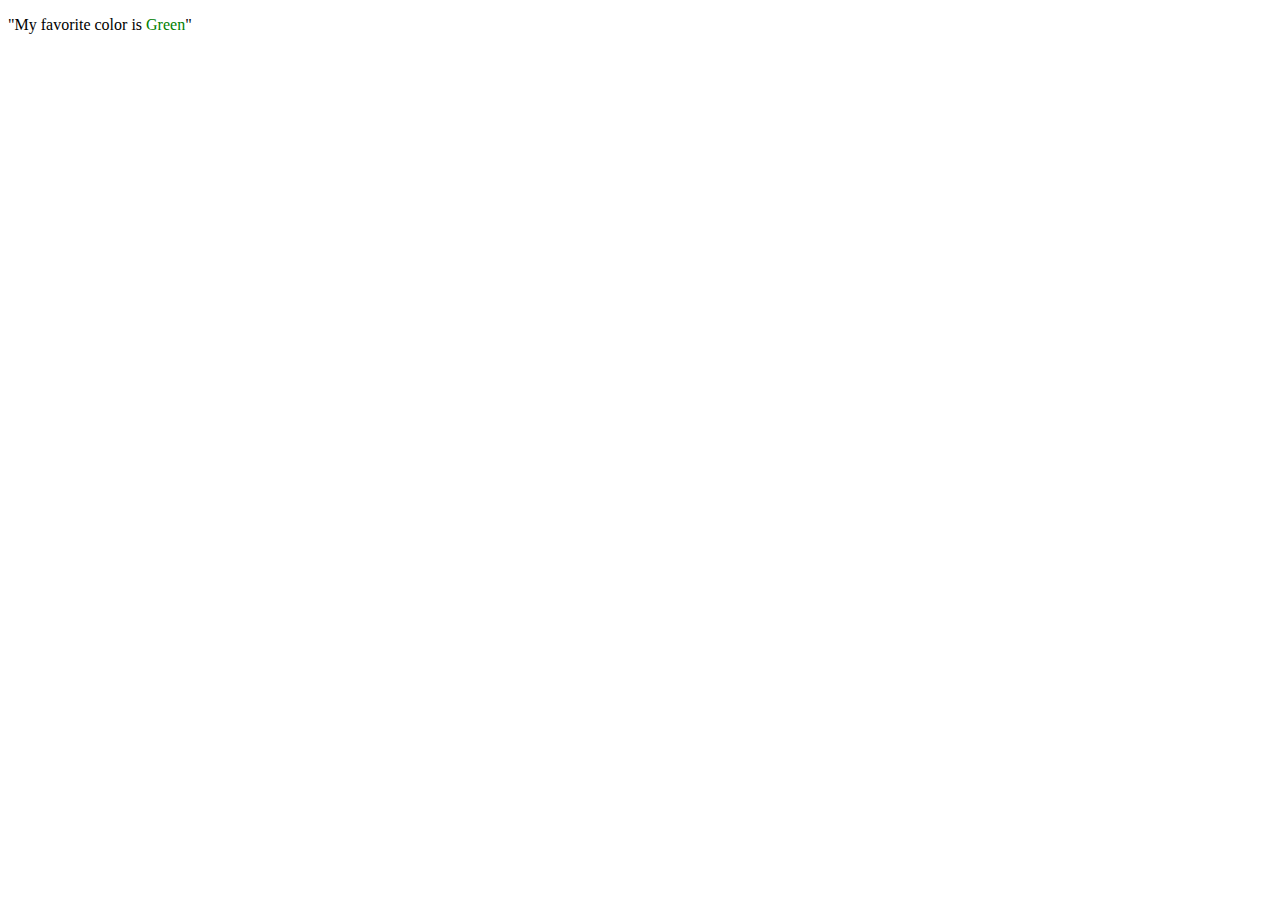
<file: assignment1/index.html>
<!DOCTYPE html>
<html lang="en">
<head>
    <meta charset="UTF-8">
    <meta http-equiv="X-UA-Compatible" content="IE=edge">
    <meta name="viewport" content="width=device-width, initial-scale=1.0">
    <title>Document</title>
    <link rel="stylesheet" href="./index.css">
</head>
<body>
    <p>"My favorite color is <span class="favorite-color">Green</span>"</p>
</body>
</html>
</file>
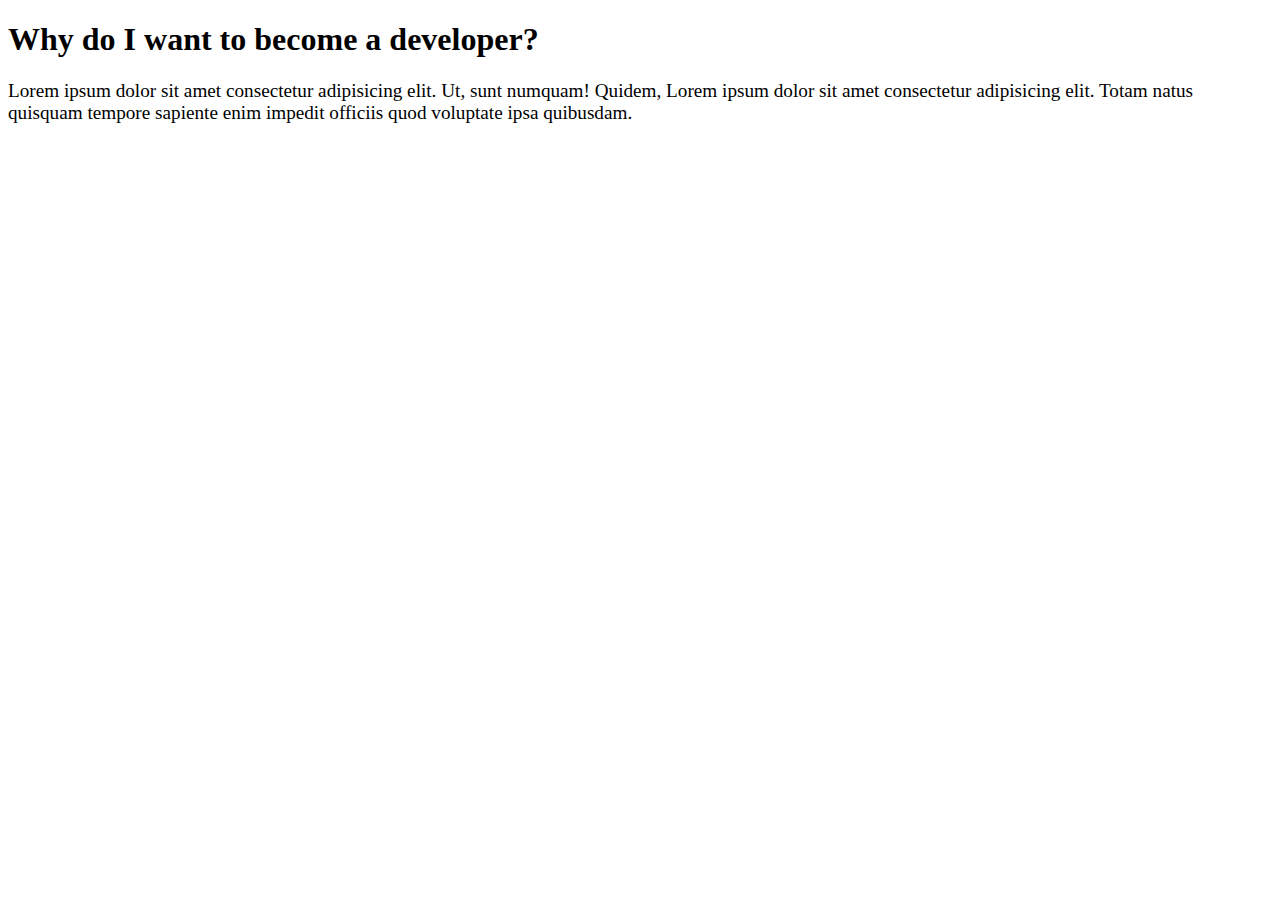
<file: assignment2/index.html>
<!DOCTYPE html>
<html lang="en">
<head>
    <meta charset="UTF-8">
    <meta http-equiv="X-UA-Compatible" content="IE=edge">
    <meta name="viewport" content="width=device-width, initial-scale=1.0">
    <title>Document</title>
    <link rel="stylesheet" href="./index.css">
</head>
<body>
    <h1>Why do I want to become a developer? </h1>
    <p class="para">Lorem ipsum dolor sit amet consectetur adipisicing elit. Ut, sunt numquam! Quidem, Lorem ipsum dolor sit amet consectetur adipisicing elit. Totam natus quisquam tempore sapiente enim impedit officiis quod voluptate ipsa quibusdam.</p>
</body>
</html>
</file>
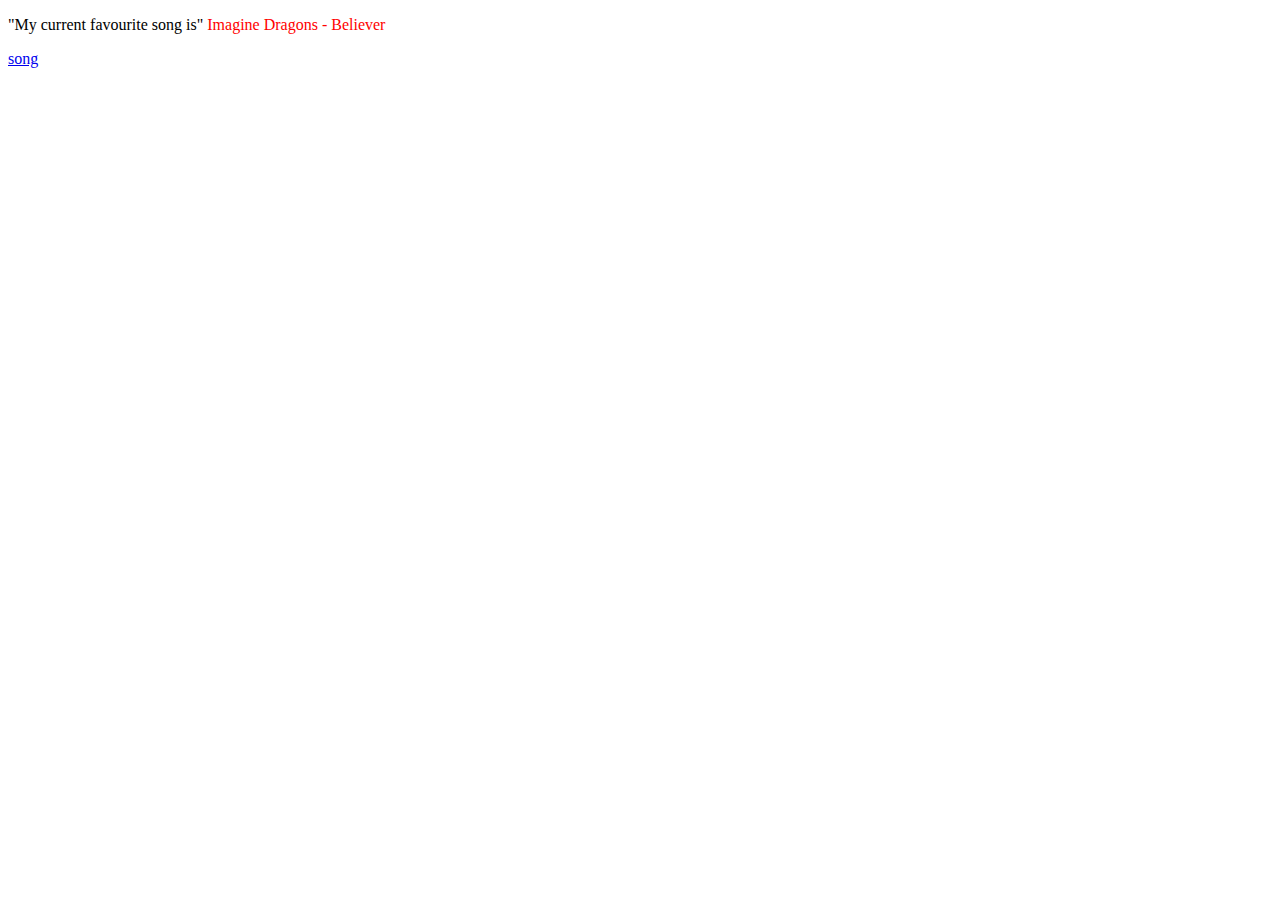
<file: assignment3/index.html>
<!DOCTYPE html>
<html lang="en">
<head>
    <meta charset="UTF-8">
    <meta http-equiv="X-UA-Compatible" content="IE=edge">
    <meta name="viewport" content="width=device-width, initial-scale=1.0">
    <title>Document</title>
    <link rel="stylesheet" href="./index.css">
</head>
<body>
    <div>
        <p>"My current favourite song is" <span class="songname">Imagine Dragons - Believer</span></p>
        <a href="https://youtu.be/W0DM5lcj6mw">song</a>
    </div>
</body>
</html>
</file>
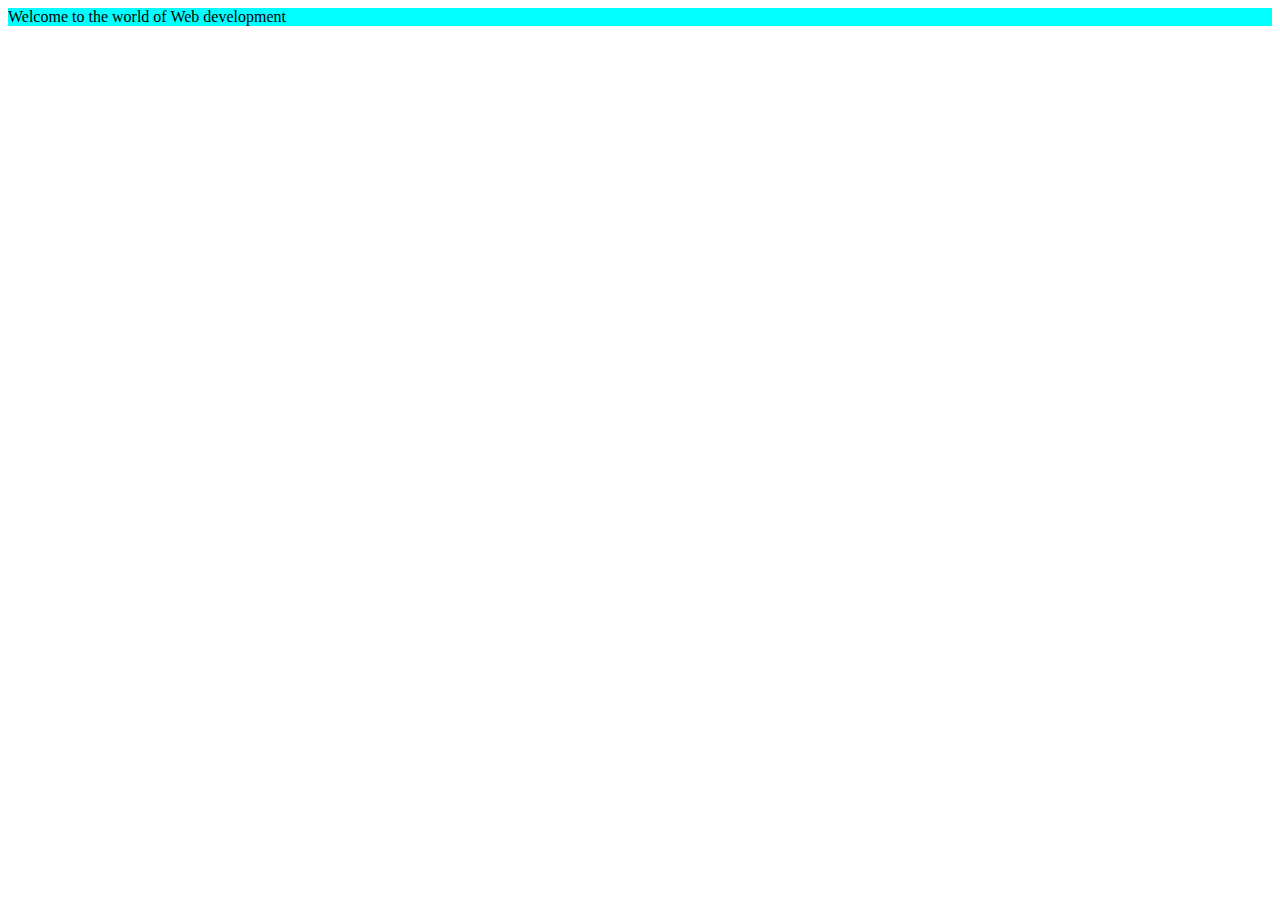
<file: assignment4/index.html>
<!DOCTYPE html>
<html lang="en">
<head>
    <meta charset="UTF-8">
    <meta http-equiv="X-UA-Compatible" content="IE=edge">
    <meta name="viewport" content="width=device-width, initial-scale=1.0">
    <title>Assigment4</title>
    <link rel="stylesheet" href="./index.css">
</head>
<body>
    <div id="text">Welcome to the world of Web development</div>
</body>
</html>
</file>
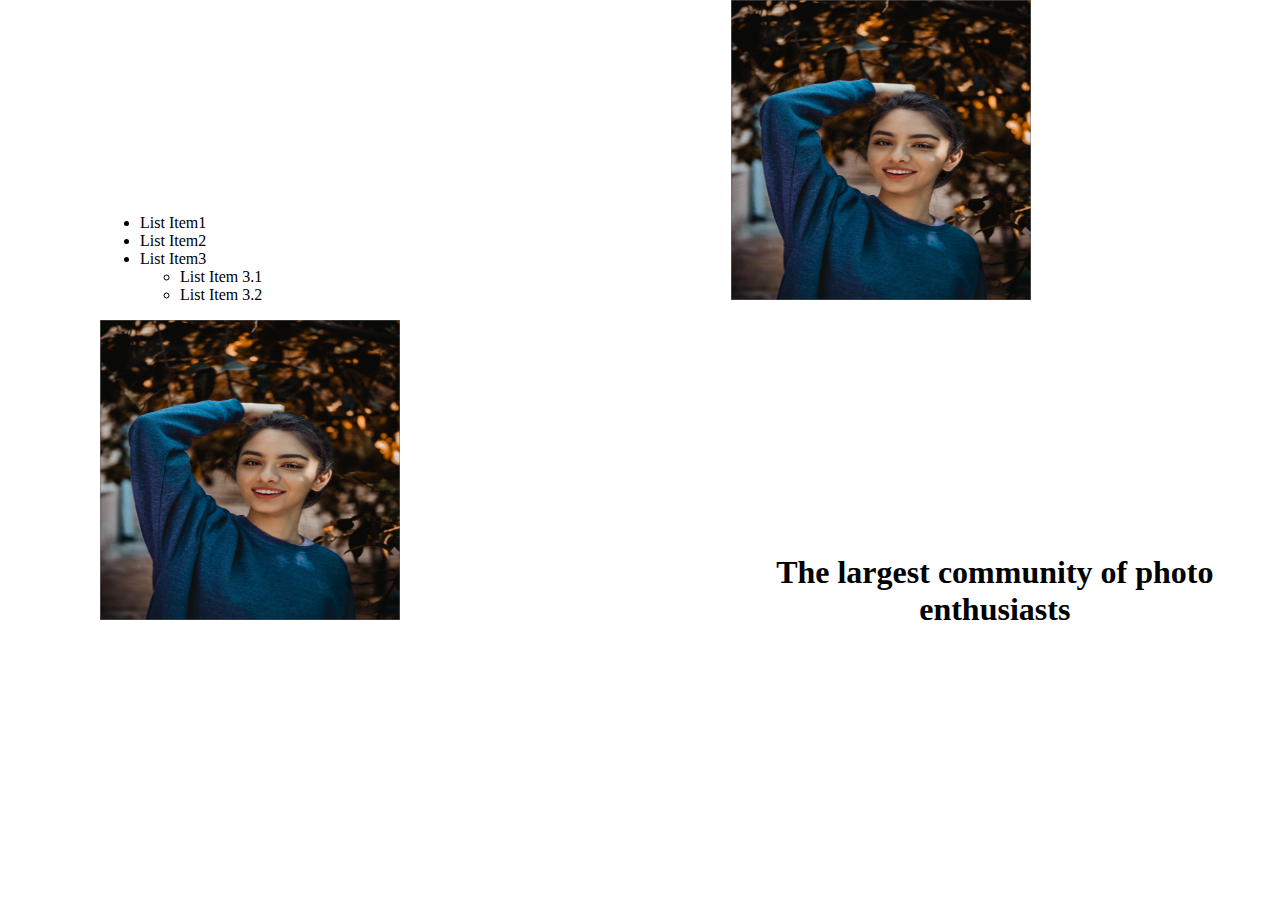
<file: assignment5/index.html>
<!DOCTYPE html>
<html lang="en">

<head>
    <meta charset="UTF-8">
    <meta http-equiv="X-UA-Compatible" content="IE=edge">
    <meta name="viewport" content="width=device-width, initial-scale=1.0">
    <title>Assignment5</title>
    <link rel="stylesheet" href="./index.css">
</head>

<body>
    <div class="container">
        <div class="row">
            <div class="col">
                <ul>
                    <li>List Item1</li>
                    <li>List Item2</li>
                    <li>List Item3</li>
                    <ul>
                        <li>List Item 3.1</li>
                        <li>List Item 3.2</li>
                    </ul>
                </ul>
            </div>
            <div class="col img"><img src="./Rectangle 41.png" width="200" height="200" alt="img" ></div>
        </div>
        <div class="row">
            <div class="col img"><img src="./Rectangle 41.png" width="200" height="200" alt="img"  ></div>
            <div class="col">
                <h1 class="heading">The largest community of photo enthusiasts</h1>
            </div>
        </div>
    </div>

</body>

</html>
</file>
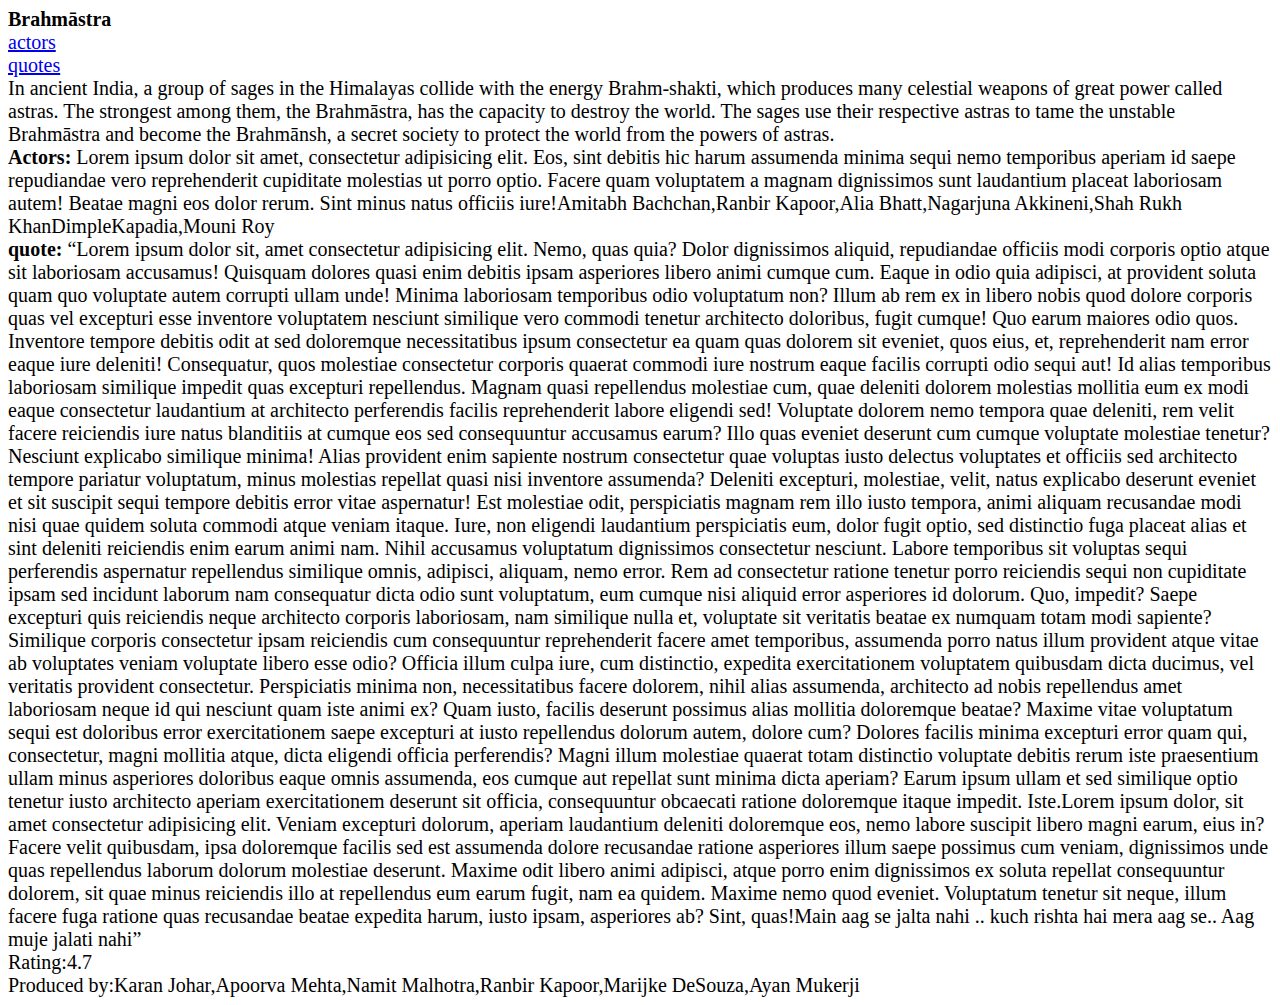
<file: assignment6/index.html>
<!DOCTYPE html>
<html lang="en">
<head>
    <meta charset="UTF-8">
    <meta http-equiv="X-UA-Compatible" content="IE=edge">
    <meta name="viewport" content="width=device-width, initial-scale=1.0">
    <title>Document</title>
    <link rel="stylesheet" href="./index.css">
</head>
<body>
    <div class="container">
        <header>Brahmāstra</header>
        <nav id="nav-actor"><a href="#actor" >actors</a></nav>
        <nav id="nav-quote"><a href="#quote" >quotes</a></nav>
        <summary>In ancient India, a group of sages in the Himalayas collide with the energy Brahm-shakti, which produces many celestial weapons of great power called astras. The strongest among them, the Brahmāstra, has the capacity to destroy the world. The sages use their respective astras to tame the unstable Brahmāstra and become the Brahmānsh, a secret society to protect the world from the powers of astras.</summary>
        <section id="actor"><span class="actor">Actors: </span>Lorem ipsum dolor sit amet, consectetur adipisicing elit. Eos, sint debitis hic harum assumenda minima sequi nemo temporibus aperiam id saepe repudiandae vero reprehenderit cupiditate molestias ut porro optio. Facere quam voluptatem a magnam dignissimos sunt laudantium placeat laboriosam autem! Beatae magni eos dolor rerum. Sint minus natus officiis iure!Amitabh Bachchan,Ranbir Kapoor,Alia Bhatt,Nagarjuna Akkineni,Shah Rukh KhanDimpleKapadia,Mouni Roy</section>

        <section id="quote"><span class="quote">quote: </span> “Lorem ipsum dolor sit, amet consectetur adipisicing elit. Nemo, quas quia? Dolor dignissimos aliquid, repudiandae officiis modi corporis optio atque sit laboriosam accusamus! Quisquam dolores quasi enim debitis ipsam asperiores libero animi cumque cum. Eaque in odio quia adipisci, at provident soluta quam quo voluptate autem corrupti ullam unde! Minima laboriosam temporibus odio voluptatum non? Illum ab rem ex in libero nobis quod dolore corporis quas vel excepturi esse inventore voluptatem nesciunt similique vero commodi tenetur architecto doloribus, fugit cumque! Quo earum maiores odio quos. Inventore tempore debitis odit at sed doloremque necessitatibus ipsum consectetur ea quam quas dolorem sit eveniet, quos eius, et, reprehenderit nam error eaque iure deleniti! Consequatur, quos molestiae consectetur corporis quaerat commodi iure nostrum eaque facilis corrupti odio sequi aut! Id alias temporibus laboriosam similique impedit quas excepturi repellendus. Magnam quasi repellendus molestiae cum, quae deleniti dolorem molestias mollitia eum ex modi eaque consectetur laudantium at architecto perferendis facilis reprehenderit labore eligendi sed! Voluptate dolorem nemo tempora quae deleniti, rem velit facere reiciendis iure natus blanditiis at cumque eos sed consequuntur accusamus earum? Illo quas eveniet deserunt cum cumque voluptate molestiae tenetur? Nesciunt explicabo similique minima! Alias provident enim sapiente nostrum consectetur quae voluptas iusto delectus voluptates et officiis sed architecto tempore pariatur voluptatum, minus molestias repellat quasi nisi inventore assumenda? Deleniti excepturi, molestiae, velit, natus explicabo deserunt eveniet et sit suscipit sequi tempore debitis error vitae aspernatur! Est molestiae odit, perspiciatis magnam rem illo iusto tempora, animi aliquam recusandae modi nisi quae quidem soluta commodi atque veniam itaque. Iure, non eligendi laudantium perspiciatis eum, dolor fugit optio, sed distinctio fuga placeat alias et sint deleniti reiciendis enim earum animi nam. Nihil accusamus voluptatum dignissimos consectetur nesciunt. Labore temporibus sit voluptas sequi perferendis aspernatur repellendus similique omnis, adipisci, aliquam, nemo error. Rem ad consectetur ratione tenetur porro reiciendis sequi non cupiditate ipsam sed incidunt laborum nam consequatur dicta odio sunt voluptatum, eum cumque nisi aliquid error asperiores id dolorum. Quo, impedit? Saepe excepturi quis reiciendis neque architecto corporis laboriosam, nam similique nulla et, voluptate sit veritatis beatae ex numquam totam modi sapiente? Similique corporis consectetur ipsam reiciendis cum consequuntur reprehenderit facere amet temporibus, assumenda porro natus illum provident atque vitae ab voluptates veniam voluptate libero esse odio? Officia illum culpa iure, cum distinctio, expedita exercitationem voluptatem quibusdam dicta ducimus, vel veritatis provident consectetur. Perspiciatis minima non, necessitatibus facere dolorem, nihil alias assumenda, architecto ad nobis repellendus amet laboriosam neque id qui nesciunt quam iste animi ex? Quam iusto, facilis deserunt possimus alias mollitia doloremque beatae? Maxime vitae voluptatum sequi est doloribus error exercitationem saepe excepturi at iusto repellendus dolorum autem, dolore cum? Dolores facilis minima excepturi error quam qui, consectetur, magni mollitia atque, dicta eligendi officia perferendis? Magni illum molestiae quaerat totam distinctio voluptate debitis rerum iste praesentium ullam minus asperiores doloribus eaque omnis assumenda, eos cumque aut repellat sunt minima dicta aperiam? Earum ipsum ullam et sed similique optio tenetur iusto architecto aperiam exercitationem deserunt sit officia, consequuntur obcaecati ratione doloremque itaque impedit. Iste.Lorem ipsum dolor, sit amet consectetur adipisicing elit. Veniam excepturi dolorum, aperiam laudantium deleniti doloremque eos, nemo labore suscipit libero magni earum, eius in? Facere velit quibusdam, ipsa doloremque facilis sed est assumenda dolore recusandae ratione asperiores illum saepe possimus cum veniam, dignissimos unde quas repellendus laborum dolorum molestiae deserunt. Maxime odit libero animi adipisci, atque porro enim dignissimos ex soluta repellat consequuntur dolorem, sit quae minus reiciendis illo at repellendus eum earum fugit, nam ea quidem. Maxime nemo quod eveniet. Voluptatum tenetur sit neque, illum facere fuga ratione quas recusandae beatae expedita harum, iusto ipsam, asperiores ab? Sint, quas!Main aag se jalta nahi .. kuch rishta hai mera aag se.. Aag muje jalati nahi” </section>
        <aside>Rating:4.7</aside>
        <footer>Produced by:Karan Johar,Apoorva Mehta,Namit Malhotra,Ranbir Kapoor,Marijke DeSouza,Ayan Mukerji</footer>
    </div>
</body>
</html>
</file>
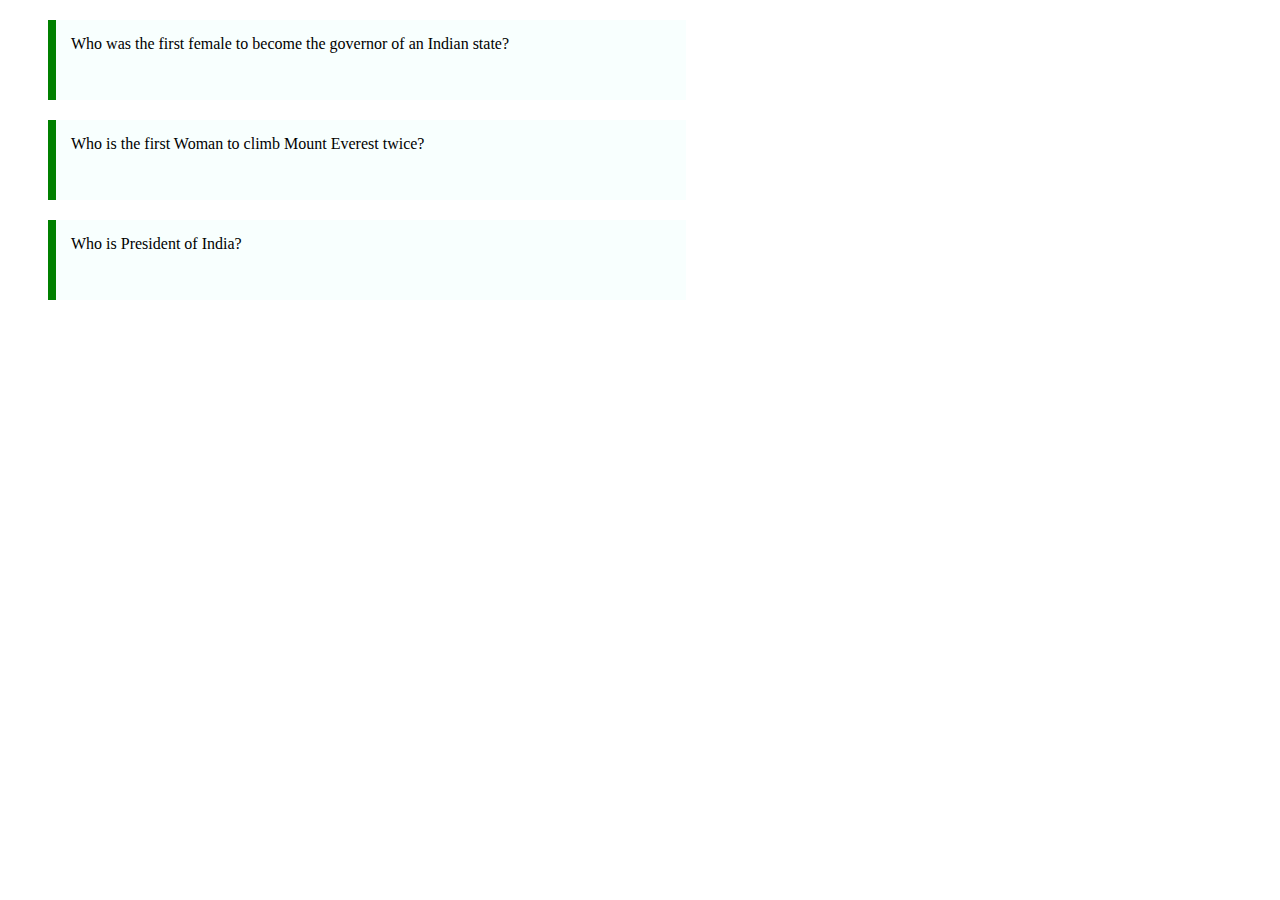
<file: assignment7/index.html>
<!DOCTYPE html>
<html lang="en">
<head>
    <meta charset="UTF-8">
    <meta http-equiv="X-UA-Compatible" content="IE=edge">
    <meta name="viewport" content="width=device-width, initial-scale=1.0">
    <title>Document</title>
    <link rel="stylesheet" href="./index.css">
</head>
<body>
    <blockquote>
        <p class="questions"> Who was the first female to become the governor of an Indian state?</p>
    </blockquote>
    <blockquote>
        <p class="questions">Who is the first Woman to climb Mount Everest twice?</p>
    </blockquote>
    <blockquote>
        <p class="questions">Who is President of India?</p>
    </blockquote>
</body>
</html>
</file>
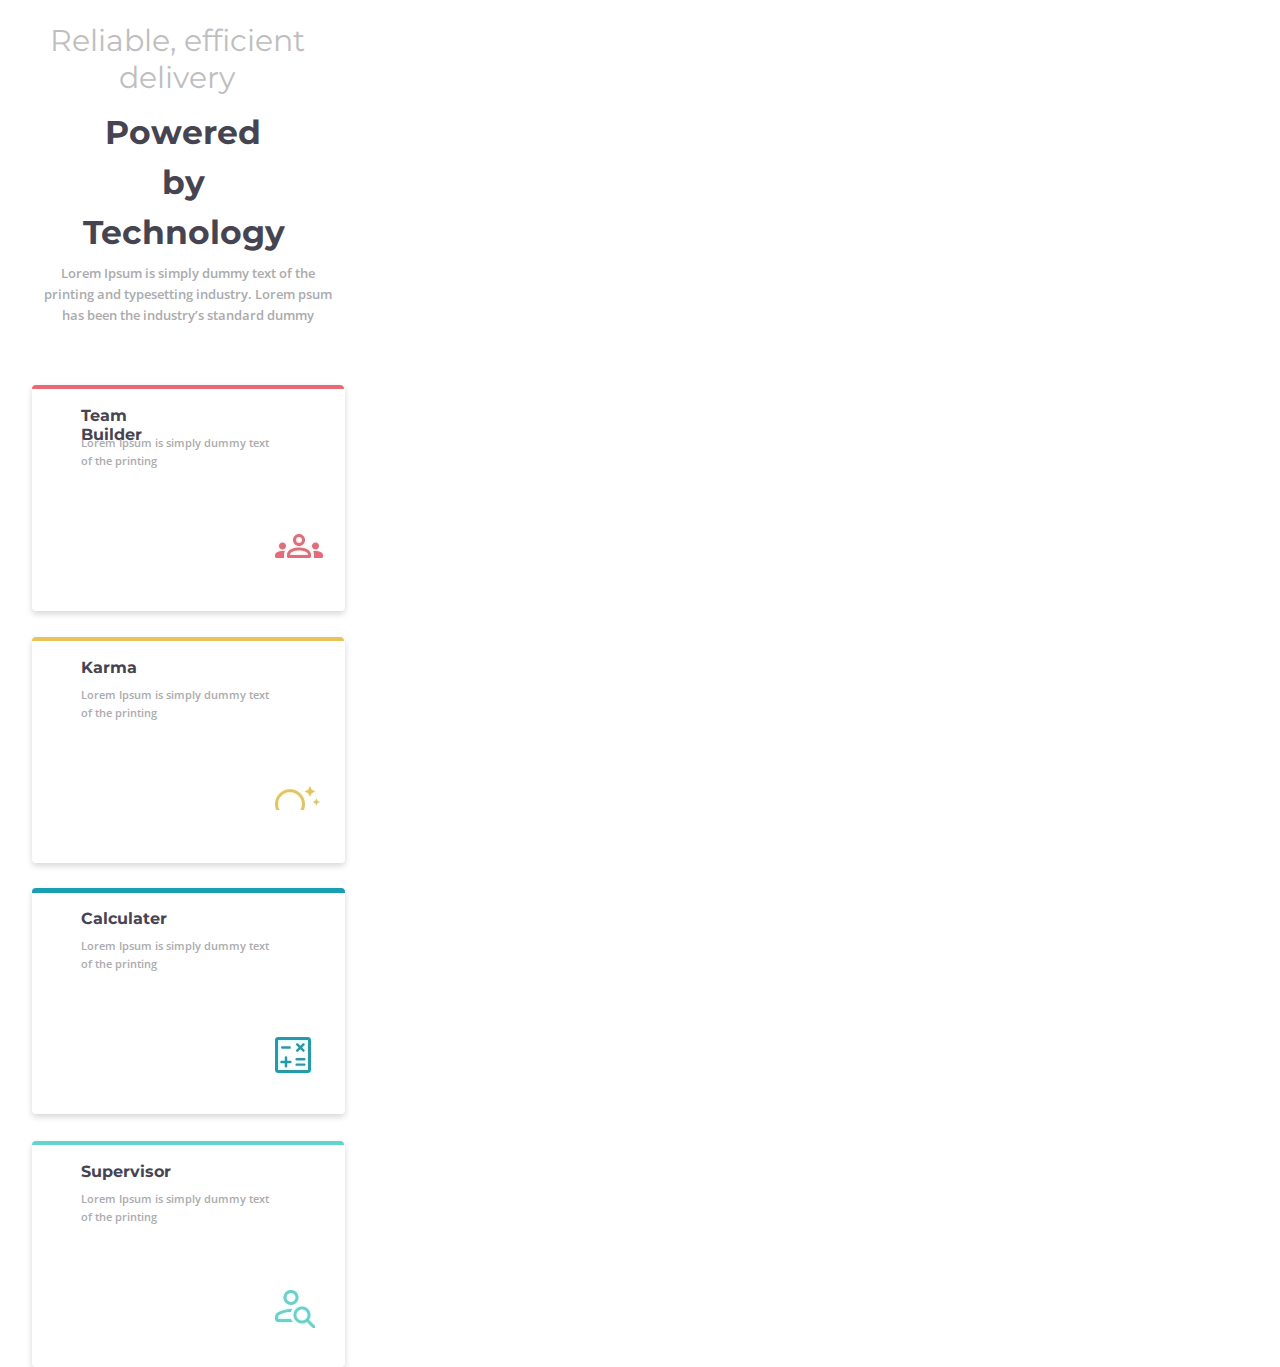
<file: cards/index.html>
<!DOCTYPE html>
<html lang="en">

<head>
    <meta charset="UTF-8">
    <meta http-equiv="X-UA-Compatible" content="IE=edge">
    <meta name="viewport" content="width=device-width, initial-scale=1.0">
    <title>Document</title>
    <link rel="preconnect" href="https://fonts.googleapis.com">
    <link rel="preconnect" href="https://fonts.gstatic.com" crossorigin>
    <link
        href="https://fonts.googleapis.com/css2?family=Montserrat:wght@400;600;700&family=Open+Sans:ital,wght@0,400;0,700;1,600&display=swap"
        rel="stylesheet">
</head>
<link rel="stylesheet" href="./style.css">

<body>
    <div class="body">
        <div class="container">
            <div class="heading">Reliable, efficient delivery</div>
            <div class="heading-bold">Powered by Technology</div>
            <div class="content">Lorem Ipsum is simply dummy text of the printing and typesetting industry. Lorem psum has
                been the industry’s standard dummy</div>
        </div>
    
        <div class="box1">
            <span class="span1"></span>
            <h4>Team Builder</h4>
            <p class="box1-content">Lorem Ipsum is simply dummy text of the printing</p>
            <div class="team-builder-img"></div>
        </div>
        <div class="box2">
            <span class="span2"></span>
            <h4>Karma</h4>
            <p class="box2-content">Lorem Ipsum is simply dummy text of the printing</p>
            <div class="karma-img"></div>
        </div>
        <div class="box3">
            <span class="span3"></span>
            <h4>Calculater</h4>
            <p class="box3-content">Lorem Ipsum is simply dummy text of the printing</p>
            <div class="calc-img"></div>
        </div>
        <div class="box4">
            <span class="span4"></span>
            <h4> Supervisor</h4>
            <p class="box4-content">Lorem Ipsum is simply dummy text of the printing</p>
            <div class="sup-img"></div>
        </div>
    </div>
</body>

</html>
</file>
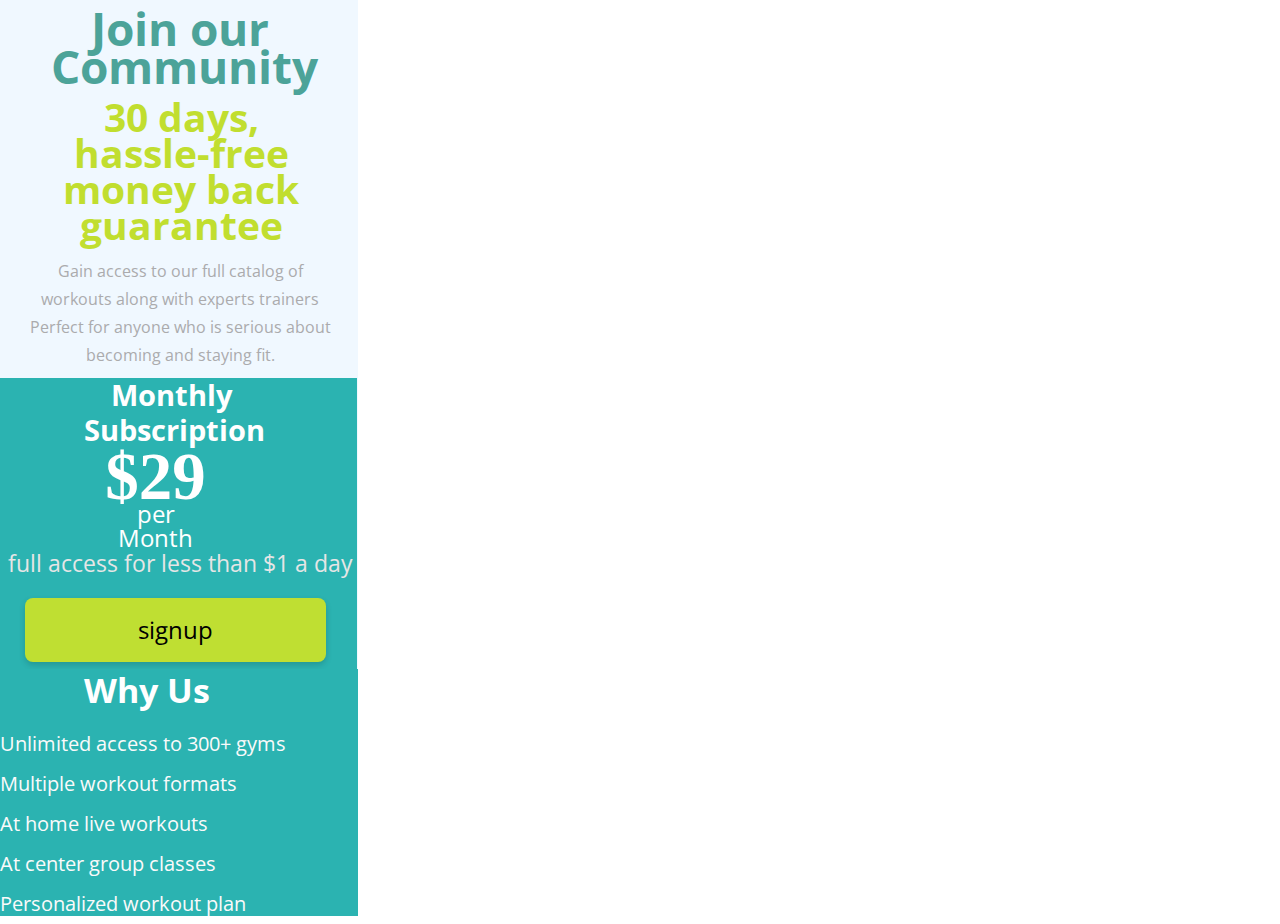
<file: fitness/index.html>
<!DOCTYPE html>
<html lang="en">

<head>
    <meta charset="UTF-8">
    <meta http-equiv="X-UA-Compatible" content="IE=edge">
    <meta name="viewport" content="width=device-width, initial-scale=1.0">
    <title>Document</title>
    <link rel="preconnect" href="https://fonts.googleapis.com">
<link rel="preconnect" href="https://fonts.gstatic.com" crossorigin>
<link href="https://fonts.googleapis.com/css2?family=Open+Sans:ital,wght@0,400;0,700;1,600&display=swap" rel="stylesheet">
    <link rel="stylesheet" href="./style.css">
</head>

<body>
    <div class="container">
        <div class="row1">
            <div class="row1-heading">
                <h1>Join our Community</h1>
            </div>
            <div class="row1-semiheading">
                <h2>30 days, hassle-free money back guarantee</h2>
            </div>
            <div class="row1-content">
                <p>Gain access to our full catalog of workouts along with experts trainers Perfect for anyone who is
                    serious about becoming and staying fit.</p>
            </div>
            <div>

            </div>
        </div>
        <div class="row2">
            <div class="row2-box1">
                <div class="row2-heading1">
                    <h3>Monthly Subscription</h3>
                </div>
                <div class="row2-box1-cont1"><span class="price">$29</span> per Month</div>
                <div class="row2-box1-cont2">full access for less than $1 a day</div>
            
            <div><button>signup</button></div>
            </div>
            <div class="row2-box2">
               <div class="row2-heading2"><h3>Why Us</h3></div>
             <div class="row2-box2-content">
                <ul>
                    <li>Unlimited access to 300+ gyms</li>
                    <li>Multiple workout formats</li>
                    <li>At home live workouts</li>
                    <li>At center group classes</li>
                    <li>Personalized workout plan</li>
                 </ul>
             </div>
            </div>
        </div>
    </div>
</body>

</html>
</file>
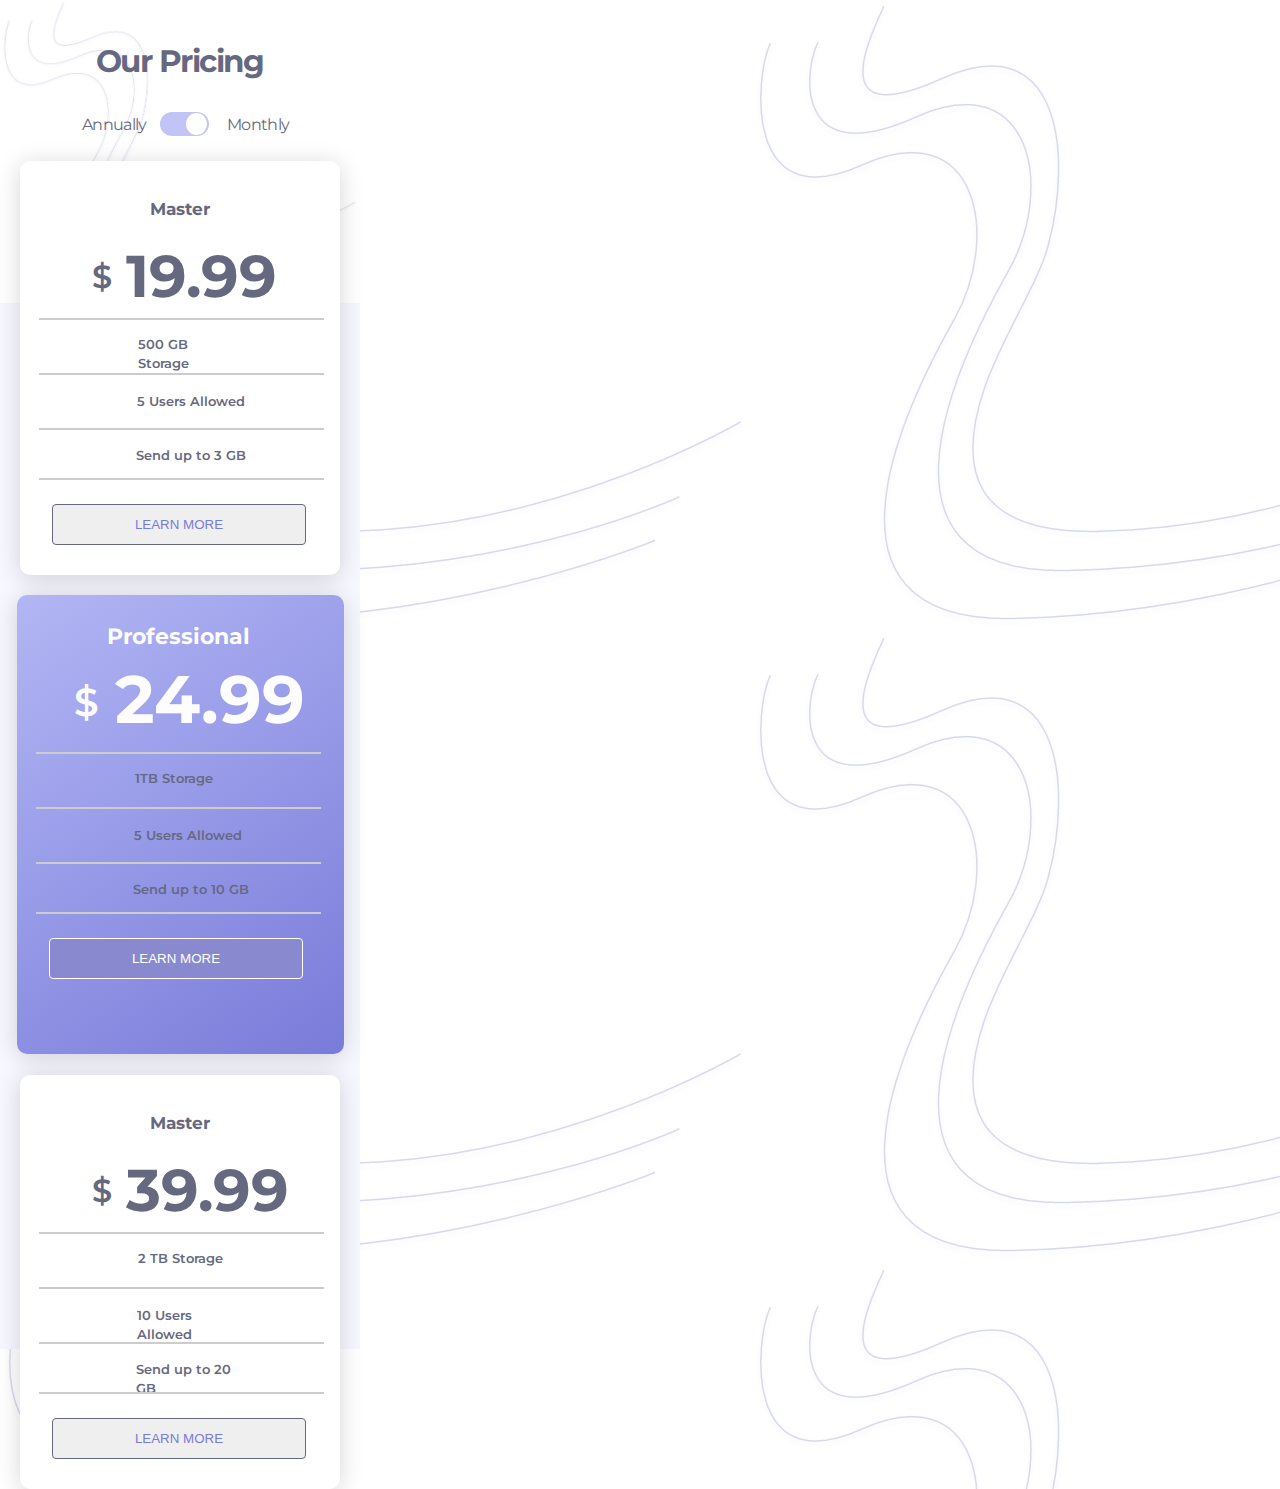
<file: pricing/index.html>
<!DOCTYPE html>
<html lang="en">

<head>
    <meta charset="UTF-8">
    <meta http-equiv="X-UA-Compatible" content="IE=edge">
    <meta name="viewport" content="width=device-width, initial-scale=1.0">
    <title>Document</title>
    <link rel="preconnect" href="https://fonts.googleapis.com"><link rel="preconnect" href="https://fonts.gstatic.com" crossorigin><link href="https://fonts.googleapis.com/css2?family=Montserrat:wght@500;600;700&display=swap" rel="stylesheet">
    <link rel="stylesheet" href="./style.css">
</head>

<body>
    <div class="container">
        <img src="./Group34.jpg" alt="img" class="image">
        <div class="heading">
            Our Pricing
        </div>
        <div class="flex1">
            <div class="item1">Annually</div>
            <div class="item2"><span class="circle"></span></div>
            <div class="item3">Monthly</div>
        </div>
        <div class="boxes">
            <div class="price-box1">
                <div class="box1-heading">Master</div>
                <div>
                    <span class="dollar1"> &dollar;</span>
                    <span class="money1">19.99</span>
                 </div>
    
                <span class="hr1"></span>
                <div class="box1-detail1">500 GB Storage</div>
                <span class="hr2"></span>
                <div class="box1-detail2">5 Users Allowed</div>
                <span class="hr3"></span>
                <div class="box1-detail3">Send up to 3 GB</div>
                <span class="hr4"></span>
                <button class="button">
                    LEARN MORE
                </button>
    
            </div>
            <div class="price-box2">
                <div class="box2-heading">
                    Professional
                </div>
                 <div class="price2">
                    <span class="dollar"> &dollar;</span>
                    <span class="money">24.99</span>
                 </div>
                 <span class="hr1"></span>
                 <div class="box1-detail1">1TB Storage</div>
                 <span class="hr2"></span>
                 <div class="box1-detail2">5 Users Allowed</div>
                 <span class="hr3"></span>
                 <div class="box1-detail3">Send up to 10 GB</div>
                 <span class="hr4"></span>
                 <button class="button btn">
                     LEARN MORE
                 </button>
            </div>
            <div class="price-box3">
                <div class="box3-heading">Master</div>
                <div>
                    <span class="dollar1"> &dollar;</span>
                    <span class="money1">39.99</span>
                 </div>
    
                <span class="hr1"></span>
                <div class="box3-detail1">2 TB Storage</div>
                <span class="hr2"></span>
                <div class="box3-detail2">10 Users Allowed</div>
                <span class="hr3"></span>
                <div class="box3-detail3">Send up to 20 GB</div>
                <span class="hr4"></span>
                <button class="button">
                    LEARN MORE
                </button>
    
            </div>
        </div>
</body>

</html>
</file>
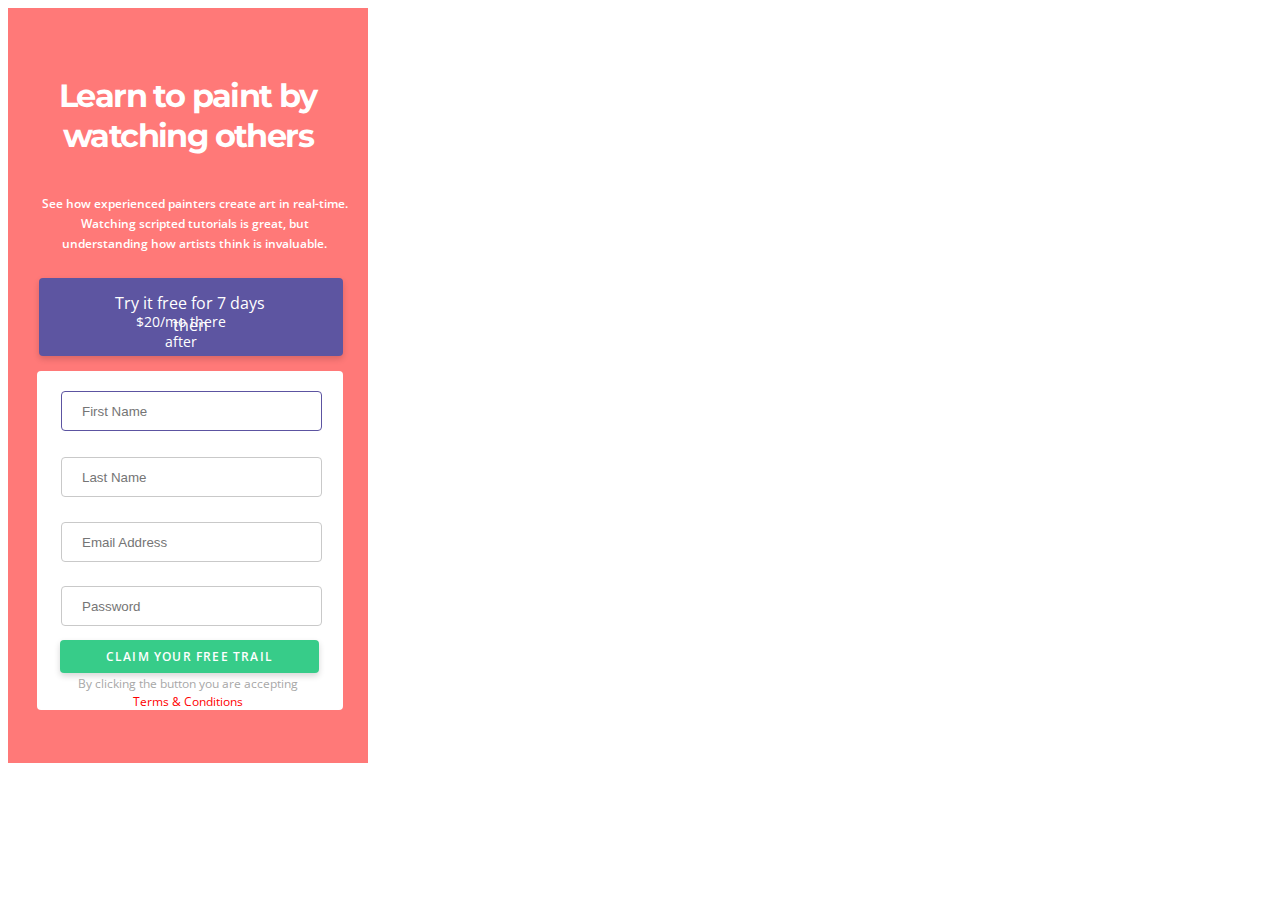
<file: signup/index.html>
<!DOCTYPE html>
<html lang="en">

<head>
    <meta charset="UTF-8">
    <meta http-equiv="X-UA-Compatible" content="IE=edge">
    <meta name="viewport" content="width=device-width, initial-scale=1.0">
    <title>Document</title>
    <link rel="preconnect" href="https://fonts.googleapis.com">
    <link rel="preconnect" href="https://fonts.gstatic.com" crossorigin>
    <link
        href="https://fonts.googleapis.com/css2?family=Montserrat:wght@700&family=Open+Sans:wght@400;600;700&display=swap"
        rel="stylesheet">
    <link rel="stylesheet" href="./style.css">
</head>

<body>
    <div class="container">
        <div class="heading">
            Learn to paint by watching others
        </div>
        <div class="content">
            <p>See how experienced painters create art in real-time. Watching scripted tutorials is great, but
                understanding how artists think is invaluable.</p>
        </div>
        <div class="price-details">

            <div class="details">Try it free for 7 days then</div>
            <div class="price">&dollar;20/mo there after</div>

        </div>
        <div class="box">
            <div class="form">
                <div>
                    <input type="text" placeholder="First Name" id="first-name">
                </div>
                <div>
                    <input type="text" placeholder="Last Name" id="last-name">
                </div>
                <div>
                    <input type="email" placeholder="Email Address" id="email">
                </div>
                <div>
                    <input type="password" placeholder="Password" id="password">
                </div>
                <div>
                    <button class="btn">CLAIM YOUR FREE TRAIL</button>
                </div>
            </div>
            <footer>
                <p class="text">By clicking the button you are accepting <span class="red">Terms & Conditions</span>
                </p>

            </footer>
        </div>

    </div>
</body>

</html>
</file>
<file: assignment1/index.css>
.favorite-color{
    color:Green
}
</file>
<file: assignment2/index.css>
.para{
    font-size: larger;
}
</file>
<file: assignment3/index.css>
.songname{
    color:red
}
</file>
<file: assignment4/index.css>
#text{
    background-color: aqua;
}
</file>
<file: assignment5/index.css>
body{
    margin:0;
    padding:0;
}

.container {
    width: 100%;
    height: 100%;
}
h1{
    text-align:center;
}
.row{
    display:block;

}
.row,.col{
    width:100%;
    box-sizing: border-box;
}
.col{
    display:inline-block;
    width:49%;
    height:auto;
    padding-left:100px;
}
img{
    width:300px;
    height:300px;
}
</file>
<file: assignment6/index.css>
body{
    font-size:20px;
}
header{
    font-weight: bold;
}
.actor{
    font-weight: bold;
}
.quote{
    font-weight: bold;
}
/* #actor{
    color:red;
}
#quote{
    color:green;
} */
#nav-actor:hover{
    color:red;
}
</file>
<file: assignment7/index.css>
.questions {
    background-color: #f8fffe;
    height: 50px;
    margin-top: 20px;
    padding: 15px;
    max-width: 600px;
    border-left: 8px solid green
}
</file>
<file: cards/style.css>
.body{
    width: 360px;
    height: 100vw;
    position: relative;
}
.container {
    font-family: 'Montserrat', sans-serif;
    top: 0px;
    left: 0px;
    background: #FFFFFF 0% 0% no-repeat padding-box;
    opacity: 1;
}

.heading {
    position: absolute;
    top: 14px;
    left: 41px;
    width: 256px;
    height: 40px;
    text-align: center;
    font: normal normal normal 30px/37px Montserrat;
    letter-spacing: 0px;
    color: #BEBEC0;
    opacity: 1;
}

.heading-bold {
    position: absolute;
    top: 99px;
    left: 75px;
    width: 200px;
    height: 140px;
    text-align: center;
    font: normal normal bold 33px/50px Montserrat;
    letter-spacing: 0px;
    color: #464451;
    opacity: 1;
}

.content {
    position: absolute;
    top: 255px;
    left: 34px;
    width: 292px;
    height: 60px;
    text-align: center;
    font: normal normal 600 13px/21px Open Sans;
    letter-spacing: 0px;
    color: #ABABAD;
    opacity: 1;
}

.box1 {
    position: absolute;
    top: 352px;
    left: 24px;
    width: 313px;
    height: 226px;
    background: #FFFFFF 0% 0% no-repeat padding-box;
    box-shadow: 0px 3px 6px #00000029;
    border-radius: 4px;
    opacity: 1;
    border-top: #EB6875;
    margin-bottom: 25px;
    margin-top: 25px;
    /* margin-left:23px;
    margin-right:23px; */
}

.span1 {
    position: absolute;
    display: block;
    top: 0px;
    left: 0px;
    width: 312px;
    height: 4px;
    background: #EB6875 0% 0% no-repeat padding-box;
    border-radius: 4px 4px 0px 0px;
    opacity: 1;
}

h4 {
    position: absolute;
    top: 0px;
    left: 49px;
    width: 111px;
    height: 19px;
    text-align: left;
    font: normal normal bold 16px/19px Montserrat;
    letter-spacing: 0px;
    color: #464451;
    opacity: 1;
    position: relative;
}

.box1-content,
.box2-content,
.box3-content,
.box4-content {
    position: absolute;
    top: 38px;
    left: 49px;
    width: 189px;
    height: 33px;
    text-align: left;
    font: normal normal 600 11px/18px Open Sans;
    letter-spacing: 0px;
    color: #ABABAD;
    opacity: 1;
}

.team-builder-img {
    position: absolute;
    top: 149px;
    left: 243px;
    width: 48px;
    height: 24px;
    background: transparent url('./images/groups.jpg') 0% 0% no-repeat padding-box;
    opacity: 1;
}

.box2 {
    position: absolute;
    top: 604px;
    left: 24px;
    width: 313px;
    height: 226px;
    background: #FFFFFF 0% 0% no-repeat padding-box;
    box-shadow: 0px 3px 6px #00000029;
    border-radius: 4px;
    opacity: 1;
    margin-bottom: 25px;
    margin-top: 25px;
    /* margin-left:23px;
    margin-right:23px; */
}

.span2 {
    position: absolute;
    top: 0px;
    left: 0px;
    width: 312px;
    height: 4px;
    background: #EAC357 0% 0% no-repeat padding-box;
    border-radius: 4px 4px 0px 0px;
    opacity: 1;
}

.karma-img {
    position: absolute;
    top: 149px;
    left: 243px;
    width: 48px;
    height: 24px;
    background: transparent url('./images/tips.jpg') 0% 0% no-repeat padding-box;
    opacity: 1;
}

.box3 {
    position: absolute;
    top: 855px;
    left: 24px;
    width: 313px;
    height: 226px;
    background: #FFFFFF 0% 0% no-repeat padding-box;
    box-shadow: 0px 3px 6px #00000029;
    border-radius: 4px;
    opacity: 1;
    margin-top: 25px;
    margin-bottom: 25px;
    margin-top: 25px;
    /* margin-left:23px;
    margin-right:23px; */
}

.span3 {
    position: absolute;
    top: 0px;
    left: 0px;
    width: 313px;
    height: 5px;
    background: #199FB2 0% 0% no-repeat padding-box;
    border-radius: 4px 4px 0px 0px;
    opacity: 1;
}

.box4 {
    position: absolute;
    top: 1108px;
    left: 24px;
    width: 313px;
    height: 226px;
    background: #FFFFFF 0% 0% no-repeat padding-box;
    box-shadow: 0px 3px 6px #00000029;
    border-radius: 4px;
    opacity: 1;
    margin-top: 25px;
    margin-bottom: 25px;
    margin-top: 25px;
}

.span4 {
    position: absolute;
    top: 0px;
    left: 0px;
    width: 312px;
    height: 4px;
    background: #5FD5CD 0% 0% no-repeat padding-box;
    border-radius: 4px 4px 0px 0px;
    opacity: 1;
}

.calc-img {
    position: absolute;
    top: 149px;
    left: 243px;
    width: 36px;
    height: 36px;
    /* UI Properties */
    background: transparent url('./images/calculate.jpg') 0% 0% no-repeat padding-box;
    opacity: 1;
}

.sup-img {
    position: absolute;
    top: 149px;
    left: 243px;
    width: 40px;
    height: 38px;
    background: transparent url('./images/person.jpg') 0% 0% no-repeat padding-box;
    opacity: 1;

}

@media screen and (min-width:1480px) {
    .body {
        width: 1480px;
        height: 833px;
        position: relative;
    }

    .container {
        position: absolute;
        top: 72px;
        left: 0px;
        width: 422px;
        height: 40px;
        text-align: left;
        font: normal normal normal 33px/40px Montserrat;
        letter-spacing: 0px;
        color: #BEBEC0;
        opacity: 1;
    }

    .heading {
        position: absolute;
        top: 72px;
        left: 527px;
        width: 422px;
        height: 40px;
        text-align: left;
        font: normal normal normal 33px/40px Montserrat;
        letter-spacing: 0px;
        color: #BEBEC0;
        opacity: 1;
    }

    .heading-bold {
        position: absolute;
        top: 119px;
        left: 527px;
        width: 415px;
        height: 40px;
        text-align: left;
        font: normal normal bold 33px/40px Montserrat;
        letter-spacing: 0px;
        color: #464451;
        opacity: 1;
    }

    .content {
        position: absolute;
        top: 183px;
        left: 494px;
        width: 474px;
        height: 39px;
        text-align: center;
        font: normal normal 600 13px/21px Open Sans;
        letter-spacing: 0px;
        color: #ABABAD;
        opacity: 1;
    }

    .box1 {
        position: absolute;
        top: 285px;
        left: 577px;
        width: 329px;
        height: 239px;
        /* UI Properties */
        background: #FFFFFF 0% 0% no-repeat padding-box;
        box-shadow: 0px 3px 6px #00000029;
        border-radius: 4px;
        opacity: 1;
    }

    .span1 {
        position: absolute;
        top: 0px;
        left: 0px;
        width: 328px;
        height: 5px;
        background: #EB6875 0% 0% no-repeat padding-box;
        border-radius: 4px 4px 0px 0px;
        opacity: 1;
    }

    .box2 {
        position: absolute;
        top: 549px;
        left: 577px;
        width: 329px;
        height: 239px;
        background: #FFFFFF 0% 0% no-repeat padding-box;
        box-shadow: 0px 3px 6px #00000029;
        border-radius: 4px;
        opacity: 1;
    }

    .span2 {
        position: absolute;
        top: 0px;
        left: 0px;
        width: 328px;
        height: 5px;
        background: #EAC357 0% 0% no-repeat padding-box;
        border-radius: 4px 4px 0px 0px;
        opacity: 1;
    }

    .box3 {
        position: absolute;
        top: 416px;
        left: 935px;
        width: 328px;
        height: 240px;
        background: #FFFFFF 0% 0% no-repeat padding-box;
        box-shadow: 0px 3px 6px #00000029;
        border-radius: 4px;
        opacity: 1;
    }

    .span3 {
        position: absolute;
        top: 0px;
        left: 0px;
        width: 328px;
        height: 5px;
        background: #199FB2 0% 0% no-repeat padding-box;
        border-radius: 4px 4px 0px 0px;
        opacity: 1;
    }

    .box4 {
        position: absolute;
        top: 416px;
        left: 218px;
        width: 328px;
        height: 240px;
        background: #FFFFFF 0% 0% no-repeat padding-box;
        box-shadow: 0px 3px 6px #00000029;
        border-radius: 4px;
        opacity: 1;
    }

    .span4 {
        position: absolute;
        top: 0px;
        left: 0px;
        width: 328px;
        height: 5px;
        background: #5FD5CD 0% 0% no-repeat padding-box;
        border-radius: 4px 4px 0px 0px;
        opacity: 1;
    }
}
</file>
<file: fitness/style.css>
* {
    margin: 0;
    padding: 0;
}

/* body{
    width:100vw;
    height:100vh;
    margin:0px auto;
} */
.container {
    position: absolute;
    top: 0px;
    left: 0px;
    margin: 0px;
    width: 358px;
    height: 756px;
    mix-blend-mode: normal;
    opacity: 1;
    background-color: aliceblue;


}

.row1 {
    height: 378px;
}

.row1-heading {
    position: absolute;
    margin: 0px;
    top: 9px;
    left: 51px;
    width: 258px;
    height: 125px;
    text-align: center;
    font: normal normal bold 68px/38px Open Sans;
    letter-spacing: 0px;
    color: #4CA399;
    opacity: 1;
    font-size: 23px;
}

.row1-semiheading {
    position: absolute;
    top: 99px;
    left: 60px;
    width: 242px;
    height: 108px;
    text-align: center;
    font: normal normal 400 26px/36px Open Sans;
    letter-spacing: 0px;
    color: #C1DE2F;
    opacity: 1;
    box-sizing: border-box;
}

.row1-content {
    position: absolute;
    top: 257px;
    left: 28px;
    width: 304px;
    height: 126px;
    text-align: center;
    font: normal normal normal 16px/28px Open Sans;
    letter-spacing: 0px;
    color: #ABABAD;
    opacity: 1;
}

.row2 {
    height: 378px;
    width: 100%;
    /* top: 399px;
    left: 0px; */
}

.row2-box1 {
    position: absolute;
    width: 357px;
    height: 459px;
    background: #2BB3B1 0% 0% no-repeat padding-box;
    opacity: 1;

}


.row2-heading1 {
    position: relative;
    width: 176px;
    height: 86px;
    top: 0px;
    left: 84px;
    text-align: center;
    font: normal normal 600 25px/35px Open Sans;
    letter-spacing: 0px;
    color: #FFFFFF;
    opacity: 1;

}

.price {
    font: normal normal 700 67px/10px Avenir;
    text-align: center;
}

.row2-box1-cont1 {
    position: absolute;
    width: 113px;
    top: 93px;
    left: 99px;
    height: 94px;
    text-align: center;
    letter-spacing: 0px;
    color: #FFFFFF;
    font: normal normal normal 24px/24px Open Sans;
}

.row2-box1-cont2 {
    position: absolute;
    top: 168px;
    left: 0px;
    width: 360px;
    height: 33px;
    text-align: center;
    font: normal normal normal 23px/35px Open Sans;
    letter-spacing: 0px;
    color: #E6E6E6;
}

button {
    position: absolute;
    top: 220px;
    left: 25px;
    width: 301px;
    height: 64px;
    background: #BFDF32 0% 0% no-repeat padding-box;
    box-shadow: 0px 3px 6px #00000029;
    border-radius: 8px;
    opacity: 1;
    outline: none;
    border: none;
    font: normal normal normal 24px/40px Open Sans;
}

.row2-box2 {
    position: absolute;
    top: 669px;
    left: 0px;
    width: 100%;
    height: 215px;
    background: #2BB3B1 0% 0% no-repeat padding-box;
    opacity: 1;

}

.row2-heading2 {
    position: absolute;
    width: 176px;
    height: 75px;
    left: 59px;
    top: 2px;
    text-align: center;
    font: normal normal 600 29px/39px Open Sans;
    letter-spacing: 0px;
    color: #FFFFFF;
    opacity: 1;
}

ul li {
    list-style: none;
}

.row2-box2-content {
    position: absolute;
    top: 55px;
    width: 100%;
    height: 192px;
    text-align: left;
    font: normal normal normal 20px/40px Open Sans;
    letter-spacing: 0px;
    color: #FAFAFA;
    opacity: 1;
    bottom: 0px;
    background: #2BB3B1 0% 0% no-repeat padding-box;
}


@media screen and (min-width: 1480px) {
    .container {
        /* Layout Properties */
        top: 0px;
        left: 0px;
        width: 1480px;
        height: 833px;
        /* UI Properties */
        background: #FFFFFF 0% 0% no-repeat padding-box;
        opacity: 1;
    }

    .row1 {
        height: 416px;
        width: 100%;
    }

    .row1-heading {
        position: absolute;
        top: 51px;
        left: 89px;
        width: 477px;
        height: 57px;
        text-align: left;
        font: normal normal bold 23px/44px Open Sans;
        letter-spacing: 0px;
        color: #4CA399;
        opacity: 1;
        display: block;
    }

    .row1-semiheading {
        top: 153px;
        left: 86px;
        width: 652px;
        height: 43px;
        text-align: left;
        font: normal normal 600 20px/43px Open Sans;
        letter-spacing: 0px;
        color: #C1DE2F;
        opacity: 1;
    }

    .row1-content {
        top: 232px;
        left: 86px;
        width: 803px;
        height: 73px;
        text-align: left;
        font: normal normal normal 24px/40px Open Sans;
        letter-spacing: 0px;
        color: #ABABAD;
        opacity: 1;
    }

    .row2 {

        height: 416px;
        width: 100%;
        position: relative;

    }

    .row2-box1 {
        position: absolute;
        background: #2BB3B1 0% 0% no-repeat padding-box;
        opacity: 1;
        width: 740px;
        height: 100%;
    }

    .row2-heading1 {
        top: 40px;
        left: 89px;
        width: 740px;
        height: 49px;
        text-align: left;
        font: normal normal 600 36px/49px Open Sans;
        letter-spacing: 0px;
        color: #FFFFFF;
        opacity: 1;
    }

    .row2-box1-cont1 {
        position: absolute;
        top: 147px;
        left: 89px;
        width: 290px;
        height: 97px;
        text-align: left;
        letter-spacing: NaNpx;
        opacity: 1;
    }

    .row2-box1-cont2 {
        position: absolute;
        top: 196px;
        left: 86px;
        width: 423px;
        height: 38px;
        text-align: left;
        font: normal normal normal 28px/38px Open Sans;
        letter-spacing: 0px;
        color: #FFFFFF;
        opacity: 1;
    }

    button {
        position: absolute;
        top: 261px;
        left: 160px;
        width: 349px;
        height: 73px;
        background: #BFDF32 0% 0% no-repeat padding-box;
        box-shadow: 0px 3px 6px #00000029;
        border-radius: 8px;
        opacity: 1;
        outline: none;
        border: none;
        font: normal normal normal 24px/40px Open Sans;
    }

    .row2-box2 {
        position: absolute;
        top: 0px;
        left: 740px;
        width: 740px;
        height: 100%;
        /* UI Properties */
        background: #4ABEBD 0% 0% no-repeat padding-box;
        opacity: 1;
    }

    .row2-heading2 {
        position: absolute;
        top: 18px;
        left: 38px;
        width: 177px;
        height: 49px;
        text-align: left;
        font: normal normal 600 36px/49px Open Sans;
        letter-spacing: 0px;
        color: #FFFFFF;
        opacity: 1;
    }

    .row2-box2-content {
        position: absolute;
        top: 101px;
        left: 38px;
        width: 344px;
        height: 273px;
        text-align: left;
        font: normal normal normal 24px/40px Open Sans;
        letter-spacing: 0px;
        color: #FAFAFA;
        opacity: 1;
        background: #4ABEBD 0% 0% no-repeat padding-box;

    }
}
</file>
<file: pricing/style.css>
body {
    margin: 0;
    width: 360px;
    height: 1349px;
    position: relative;
    box-sizing: border-box;
    background-image: url('./Group34.jpg');
}

.container {
    top: -1px;
    left: 0px;
    width: 360px;
    height: 1349px;
    background: #F7F7FF 0% 0% no-repeat padding-box;
    opacity: 1;
    font-family: 'Montserrat', sans-serif;
}
.image{
    position: absolute;
    max-width: 100%;
    max-height: 100%;
}
.heading {
    position: absolute;
    top: 44px;
    left: 96px;
    width: 170px;
    height: 38px;
    text-align: left;
    font: normal normal bold 31px/34px Montserrat;
    letter-spacing: -1.55px;
    color: #65687E;
    opacity: 1;
    box-sizing: border-box;
}

.item1 {
    position: absolute;
    top: 115px;
    left: 82px;
    width: 58px;
    height: 18px;
    text-align: left;
    font: normal normal medium 14px/15px Montserrat;
    letter-spacing: -0.7px;
    color: #65687E;
    opacity: 1;
    box-sizing: border-box;
}

.item2 {
    position: absolute;
    top: 112px;
    left: 160px;
    width: 49px;
    height: 24px;
    background: #C1C4F5 0% 0% no-repeat padding-box;
    border-radius: 15px;
    opacity: 1;
    box-sizing: border-box;
}

.circle {
    position: absolute;
    top: 1px;
    left: 26px;
    width: 21px;
    height: 22px;
    background: #FFFFFF 0% 0% no-repeat padding-box;
    opacity: 1;
    border-radius: 50%;
    box-sizing: border-box;
}

.item3 {
    position: absolute;
    top: 115px;
    left: 227px;
    width: 55px;
    height: 18px;
    text-align: left;
    font: normal normal medium 14px/15px Montserrat;
    letter-spacing: -0.7px;
    color: #65687E;
    opacity: 1;
    box-sizing: border-box;
}

.price-box1,
.price-box3 {
    position: absolute;
    top: 161px;
    left: 20px;
    width: 320px;
    height: 414px;
    background: #FFFFFF 0% 0% no-repeat padding-box;
    box-shadow: 0px 3px 25px #00000029;
    border-radius: 10px;
    opacity: 1;
    box-sizing: border-box;
}


.box1-heading,
.box3-heading {
    position: absolute;
    top: 38px;
    left: 130px;
    width: 61px;
    height: 20px;
    text-align: left;
    font: normal normal bold 17px/20px Montserrat;
    letter-spacing: 0px;
    color: #65687E;
    opacity: 1;
    box-sizing: border-box;
}

.dollar1 {
    position: absolute;
    top: 98px;
    left: 72px;
    width: 20px;
    height: 39px;
    text-align: left;
    font: normal normal 600 32px/36px Montserrat;
    letter-spacing: 0px;
    color: #65687E;
    opacity: 1;
    box-sizing: border-box;
}

.money1 {
    position: absolute;
    top: 82px;
    left: 106px;
    width: 151px;
    height: 72px;
    text-align: left;
    font: normal normal bold 59px/66px Montserrat;
    letter-spacing: 0px;
    color: #65687E;
    opacity: 1;
    box-sizing: border-box;
}

.price-box3 {
    position: absolute;
    top: 1075px;
}

.price1,
.price3 {
    position: absolute;
    top: 78px;
    left: 79px;
    width: 151px;
    height: 72px;
    text-align: left;
    font: normal normal bold 59px/66px Montserrat;
    letter-spacing: 0px;
    color: #65687E;
    opacity: 1;
    box-sizing: border-box;
}

.hr1 {
    position: absolute;
    width: 283px;
    height: -1px;
    color: #ccc;
    top: 157px;
    left: 19px;
    border: 1px solid #ccc;
}

.hr2 {
    position: absolute;
    width: 283px;
    height: -1px;
    color: #ccc;
    top: 212px;
    left: 19px;
    border: 1px solid #ccc;
}

.hr3 {
    position: absolute;
    width: 283px;
    height: -1px;
    color: #ccc;
    top: 267px;
    left: 19px;
    border: 1px solid #ccc;
}

.hr4 {
    position: absolute;
    width: 283px;
    height: -1px;
    color: #ccc;
    top: 317px;
    left: 19px;
    border: 1px solid #ccc;
}

.box1-detail1,
.box3-detail1 {
    position: absolute;
    top: 174px;
    left: 118px;
    width: 104px;
    height: 16px;
    text-align: left;
    font: normal normal 600 13px/19px Montserrat;
    letter-spacing: 0px;
    color: #65687E;
    opacity: 1;
    box-sizing: border-box;
}

.box1-detail2,
.box3-detail2 {
    position: absolute;
    top: 231px;
    left: 117px;
    width: 113px;
    height: 16px;
    text-align: left;
    font: normal normal 600 13px/19px Montserrat;
    letter-spacing: 0px;
    color: #65687E;
    opacity: 1;
    box-sizing: border-box;
}

.box1-detail3,
.box3-detail3 {
    position: absolute;
    top: 285px;
    left: 116px;
    width: 117px;
    height: 16px;
    text-align: left;
    font: normal normal 600 13px/19px Montserrat;
    letter-spacing: 0px;
    color: #65687E;
    opacity: 1;
    box-sizing: border-box;
}

.button {
    position: absolute;
    top: 343px;
    left: 32px;
    width: 254px;
    height: 41px;
    border: 1px solid #65687E;
    border-radius: 4px;
    opacity: 1;
    box-sizing: border-box;
    color: #797BD9;
}

.btn {
    background-color: #8889ce;
    color: #FFFFFF;
    border: 1px solid #FFFFFF;

}

.price-box2 {
    position: absolute;
    top: 595px;
    left: 17px;
    width: 327px;
    height: 459px;
    background: transparent linear-gradient(145deg, #B2B6F4 0%, #797BD9 100%) 0% 0% no-repeat padding-box;
    box-shadow: 0px 3px 25px #00000029;
    border-radius: 10px;
    opacity: 1;
    box-sizing: border-box;
}

.box2-heading {
    position: absolute;
    top: 29px;
    left: 90px;
    width: 142px;
    height: 27px;
    text-align: left;
    font: normal normal bold 22px/26px Montserrat;
    letter-spacing: 0px;
    color: #FDFDFF;
    opacity: 1;
    box-sizing: border-box;
}

.dollar {
    position: absolute;
    top: 85px;
    left: 57px;
    width: 25px;
    height: 48px;
    text-align: left;
    font: normal normal 600 39px/44px Montserrat;
    letter-spacing: 0px;
    color: #FDFDFF;
    opacity: 1;
    box-sizing: border-box;
}

.money {
    position: absolute;
    top: 67px;
    left: 98px;
    width: 189px;
    height: 82px;
    text-align: left;
    font: normal normal bold 67px/75px Montserrat;
    letter-spacing: 0px;
    color: #FDFDFF;
    opacity: 1;
    box-sizing: border-box;
}

@media screen and (min-width:1480px) {
    body {
        margin: 0;
        width: 1480px;
        height: 833px;
        position: relative;
        box-sizing: border-box;
    }
    

    .container {
        position: absolute;
        top: -1px;
        left: 0px;
        width: 1480px;
        height: 833px;
        background: #F7F7FF 0% 0% no-repeat padding-box;
        opacity: 1;
        font-family: 'Montserrat', sans-serif;
    }
    .image{
        position: absolute;
        max-width: 100%;
        height: 100%;
    }
    .heading {
        position: absolute;
        top: 48px;
        left: 636px;
        width: 208px;
        height: 47px;
        text-align: left;
        font: normal normal bold 38px/42px Montserrat;
        letter-spacing: -1.9px;
        color: #65687E;
        opacity: 1;
        box-sizing: border-box;
    }

    .item1 {
        position: absolute;
        top: 141px;
        left: 619px;
        width: 66px;
        height: 19px;
        text-align: left;
        font: normal normal medium 16px/18px Montserrat;
        letter-spacing: -0.8px;
        color: #65687E;
        opacity: 1;
        box-sizing: border-box;
    }

    .item2 {
        position: absolute;
        top: 135px;
        left: 715px;
        width: 59px;
        height: 30px;
        background: #C1C4F5 0% 0% no-repeat padding-box;
        border-radius: 15px;
        opacity: 1;
        box-sizing: border-box;
    }

    .circle {
        position: absolute;
        top: 1px;
        left: 31px;
        width: 26px;
        height: 26px;
        background: #FFFFFF 0% 0% no-repeat padding-box;
        opacity: 1;
        border-radius: 50%;
        box-sizing: border-box;
    }

    .item3 {
        position: absolute;
        top: 141px;
        left: 797px;
        width: 62px;
        height: 19px;
        text-align: left;
        font: normal normal medium 16px/18px Montserrat;
        letter-spacing: -0.8px;
        color: #65687E;
        opacity: 1;
        box-sizing: border-box;
    }

    .boxes {
        display: flex;
        flex-direction: row;
        flex-wrap: wrap;
    }

    .price-box1 {
        position: absolute;
        top: 280px;
        left: 203px;
        width: 362px;
        height: 466px;
        background: #FFFFFF 0% 0% no-repeat padding-box;
        box-shadow: 0px 3px 25px #00000029;
        border-radius: 10px;
        opacity: 1;
        box-sizing: border-box;
    }

    .price-box2 {
        position: absolute;
        top: 253px;
        left: 559px;
        width: 367px;
        height: 515px;
        background: transparent linear-gradient(145deg, #B2B6F4 0%, #797BD9 100%) 0% 0% no-repeat padding-box;
        box-shadow: 0px 3px 25px #00000029;
        border-radius: 10px;
        opacity: 1;
        box-sizing: border-box;
        z-index: 2;
    }

    .price-box3 {
        position: absolute;
        top: 280px;
        left: 914px;
        width: 362px;
        height: 466px;
        background: #FFFFFF 0% 0% no-repeat padding-box;
        box-shadow: 0px 3px 25px #00000029;
        border-radius: 10px;
        opacity: 1;
        box-sizing: border-box;
    }

    .hr1,
    .hr2,
    .hr3,
    .hr4 {
        left: 48px;
    }

    .button {
        left: 61px;
    }

    .box2-heading {
        left: 109px;
    }
}
</file>
<file: signup/style.css>
body {
    width: 360px;
    height: 755px;
    position: relative;
}

.container {
    position: absolute;
    top: 0px;
    left: 0px;
    width: 360px;
    height: 755px;
    background: #FF7978 0% 0% no-repeat padding-box;
    opacity: 1;
    box-sizing: border-box;

}

.heading {
    position: absolute;
    top: 68px;
    left: 51px;
    width: 258px;
    height: 79px;
    font-family: 'Montserrat', sans-serif;
    text-align: center;
    font: normal normal bold 32px/40px Montserrat;
    letter-spacing: -1.6px;
    color: #FFFFFF;
    opacity: 1;
    font-size: 32px;
    box-sizing: border-box;
}

.content {
    position: absolute;
    top: 174px;
    left: 29px;
    width: 315px;
    height: 110px;
    font-family: 'Open Sans', sans-serif;
    text-align: center;
    font: normal normal 600 12px/20px Open Sans;
    letter-spacing: 0px;
    color: #FFFFFF;
    opacity: 1;
    box-sizing: border-box;
}

.price-details {
    position: absolute;
    top: 270px;
    left: 31px;
    width: 304px;
    height: 78px;
    font-family: 'Open Sans', sans-serif;
    background: #5D55A1 0% 0% no-repeat padding-box;
    box-shadow: 0px 3px 6px #00000029;
    border-radius: 4px;
    opacity: 1;
    box-sizing: border-box;
    display: flex;
    flex-flow: column wrap;
}

.details {
    position: absolute;
    top: 14px;
    left: 57px;
    width: 188px;
    height: 21px;
    font-family: 'Open Sans', sans-serif;
    text-align: center;
    letter-spacing: 0px;
    color: #FFFFFF;
    opacity: 1;
    box-sizing: border-box;
}

.price {
    position: absolute;
    top: 34px;
    left: 80px;
    width: 124px;
    height: 19px;
    text-align: center;
    font: normal normal normal 14px/20px Open Sans;
    letter-spacing: 0px;
    color: #FFFFFF;
    box-sizing: border-box;
}

.form {
    position: relative;
    top: 363px;
    left: 29px;
    width: 306px;
    height: 339px;
    background: #FFFFFF 0% 0% no-repeat padding-box;
    border-radius: 4px;
    opacity: 1;
    box-sizing: border-box;
}

#first-name {
    position: absolute;
    top: 20px;
    left: 24px;
    width: 261px;
    height: 40px;
    padding-left: 20px;
    background: #FFFFFF 0% 0% no-repeat padding-box;
    border: 1px solid #5C54A1;
    border-radius: 4px;
    opacity: 1;
    box-sizing: border-box;
}

#last-name {
    position: absolute;
    top: 86px;
    left: 24px;
    width: 261px;
    height: 40px;
    padding-left: 20px;
    background: #FFFFFF 0% 0% no-repeat padding-box;
    border: 1px solid #C9C9C9;
    border-radius: 4px;
    opacity: 1;
    box-sizing: border-box;
}

#email {
    position: absolute;
    top: 151px;
    left: 24px;
    width: 261px;
    height: 40px;
    padding-left: 20px;
    background: #FFFFFF 0% 0% no-repeat padding-box;
    border: 1px solid #C9C9C9;
    border-radius: 4px;
    opacity: 1;
    box-sizing: border-box;
}

#password {
    position: absolute;
    top: 215px;
    left: 24px;
    padding-left: 20px;
    width: 261px;
    height: 40px;
    background: #FFFFFF 0% 0% no-repeat padding-box;
    border: 1px solid #C9C9C9;
    border-radius: 4px;
    opacity: 1;
    box-sizing: border-box;
}

.btn {
    position: absolute;
    top: 269px;
    left: 23px;
    width: 259px;
    height: 33px;
    background: #37CC89 0% 0% no-repeat padding-box;
    box-shadow: 0px 3px 6px #00000029;
    border-radius: 4px;
    opacity: 1;
    outline: none;
    border: none;
    font: normal normal 600 12px/11px Open Sans;
    letter-spacing: 1.2px;
    color: #FFFFFF;
    box-sizing: border-box;
}

footer {
    position: absolute;
    top: 650px;
    left: 68px;
    width: 224px;
    height: 35px;
    text-align: center;
    letter-spacing: 0px;
    opacity: 1;
    font-size: 12px;
    margin-top: 12px;
    box-sizing: border-box;
}

.text {
    position: absolute;
    top: -7px;
    left: 0px;
    width: 224px;
    height: 17px;
    text-align: center;
    font: normal normal normal 12px/18px Open Sans;
    letter-spacing: 0px;
    color: #A8A8A8;
    box-sizing: border-box;
}

.red {
    color: red;
    display: block;
}


@media screen and (min-width:1480px) {
    body {
        width: 1480px;
        height: 833px;
        position: relative;
    }

    .container {
        position: absolute;
        top: 0px;
        left: 0px;
        width: 1480px;
        height: 833px;
        background: #FF7978 0% 0% no-repeat padding-box;
        opacity: 1;
        box-sizing: border-box;

    }

    .heading {
        position: absolute;
        font-family: 'Montserrat', sans-serif;
        top: 300px;
        left: 166px;
        width: 436px;
        height: 126px;
        text-align: left;
        font: normal normal bold 54px/60px Montserrat;
        letter-spacing: -2.7px;
        color: #FFFFFF;
        opacity: 1;
        font-size: 45px;
        box-sizing: border-box;
    }

    .content {
        position: absolute;
        font-family: 'Open Sans', sans-serif;
        top: 452px;
        left: 172px;
        width: 434px;
        height: 71px;
        text-align: left;
        font: normal normal 600 14px/26px Open Sans;
        letter-spacing: 0px;
        color: #FFFFFF;
        opacity: 1;
        box-sizing: border-box;
    }

    .price-details {
        position: absolute;
        font-family: 'Open Sans', sans-serif;
        top: 136px;
        left: 756px;
        width: 558px;
        height: 57px;
        background: #5D55A1 0% 0% no-repeat padding-box;
        box-shadow: 0px 3px 6px #00000029;
        border-radius: 4px;
        opacity: 1;
        display: flex;
        flex-direction: row;
        flex-wrap: wrap;
        box-sizing: border-box;

    }

    .details {
        position: absolute;
        top: 18px;
        left: 108px;
    }

    .price {
        position: absolute;
        top: 20px;
        left: 309px;
    }

    .form {
        position: relative;
        top: 215px;
        left: 756px;
        width: 558px;
        height: 487px;
        background: #FFFFFF 0% 0% no-repeat padding-box;
        border-radius: 10px;
        opacity: 1;
        box-sizing: border-box;
    }

    #first-name {
        position: absolute;
        top: 26px;
        left: 46px;
        width: 475px;
        height: 56px;
        border: 1px solid #5C54A1;
        border-radius: 4px;
        opacity: 1;
        box-sizing: border-box;
    }

    #last-name {
        position: absolute;
        top: 115px;
        left: 46px;
        width: 475px;
        height: 56px;
        border: 1px solid #C9C9C9;
        border-radius: 4px;
        opacity: 1;
        box-sizing: border-box;
    }

    #email {
        position: absolute;
        top: 204px;
        left: 46px;
        width: 475px;
        height: 56px;
        border: 1px solid #C9C9C9;
        border-radius: 4px;
        opacity: 1;
        box-sizing: border-box;
    }

    #password {
        position: absolute;
        top: 291px;
        left: 46px;
        width: 475px;
        height: 56px;
        border: 1px solid #C9C9C9;
        border-radius: 4px;
        opacity: 1;
        box-sizing: border-box;
    }

    .btn {
        position: absolute;
        top: 367px;
        left: 49px;
        width: 471px;
        height: 57px;
        background: #37CC89 0% 0% no-repeat padding-box;
        box-shadow: 0px 3px 6px #00000029;
        border-radius: 4px;
        opacity: 1;
        outline: none;
        border: none;
        color: #FFFFFF;
        text-align: center;
        font: normal normal 600 15px/28px Open Sans;
        letter-spacing: 1.5px;
        box-sizing: border-box;
    }

    footer {
        position: absolute;
        top: 639px;
        left: 860px;
        width: 367px;
        height: 18px;
        text-align: left;
        letter-spacing: 0px;
        opacity: 1;
        display: inline;
        box-sizing: border-box;
    }

    .text {
        display: flex;
        flex-wrap: wrap;
        position: absolute;
        top: -9px;
        left: 12px;
        width: 367px;
        height: 18px;
        text-align: left;
        letter-spacing: 0px;
        opacity: 1;
        box-sizing: border-box;
    }

    .red {
        color: red;
        padding-left: 5px;
    }
}
</file>
